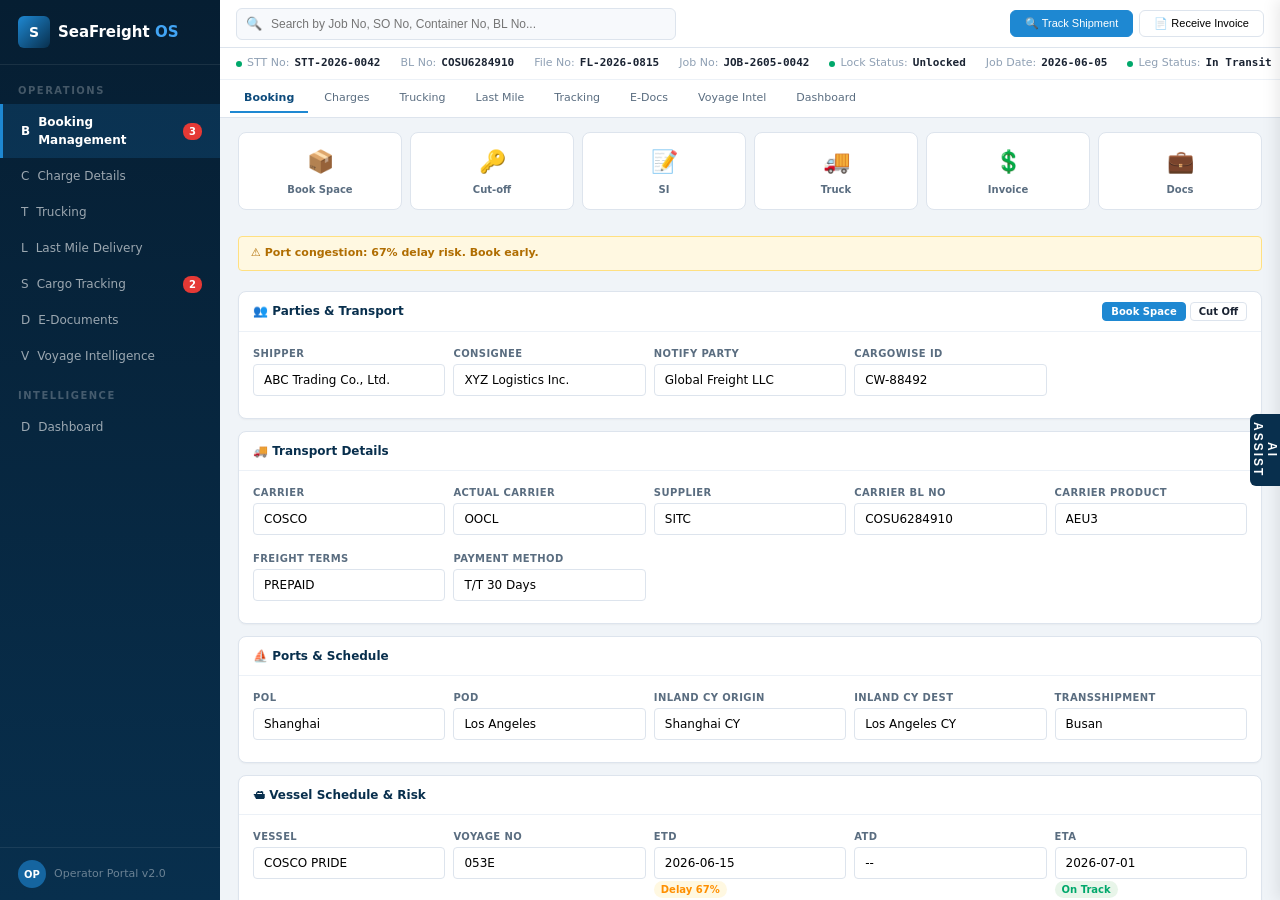
<file: seafreight-os.html>
<!DOCTYPE html>
<html lang=en>
<head>
<meta charset=UTF-8>
<title>SeaFreight OS</title>
<style>
:root{--navy:#082F4D;--navy-l:#0D4B7C;--blue:#1E88D2;--blue-l:#42A5F5;--bg:#F0F4F8;--white:#FFF;--border:#DDE4ED;--text:#1A2332;--text-s:#5A6D80;--text-m:#8FA0B4;--red:#E53935;--green:#00A86B;--amber:#FF8F00;--rad:6px;--font:system-ui,-apple-system,sans-serif;--mono:Consolas,monospace}
*{margin:0;padding:0;box-sizing:border-box}
body{font-family:var(--font);background:var(--bg);color:var(--text);font-size:13px;height:100vh;overflow:hidden;line-height:1.5}
::-webkit-scrollbar{width:5px;height:5px}::-webkit-scrollbar-track{background:transparent}::-webkit-scrollbar-thumb{background:#C0CCDA;border-radius:3px}
.app{display:flex;height:100vh}
.sidebar{width:220px;background:linear-gradient(180deg,#061E32,#082F4D);display:flex;flex-direction:column;flex-shrink:0;z-index:100}
.sb-logo{padding:16px 18px;border-bottom:1px solid rgba(255,255,255,.08);display:flex;align-items:center;gap:8px}
.sb-logo .icon{width:32px;height:32px;background:linear-gradient(135deg,#1E88D2,#082F4D);border-radius:6px;display:flex;align-items:center;justify-content:center;color:#fff;font-weight:700;font-size:14px}
.sb-logo .txt{color:#fff;font-size:15px;font-weight:700}
.sb-logo .txt span{color:#42A5F5}
.sb-nav{flex:1;overflow-y:auto;padding:4px 0}
.ns-title{padding:14px 18px 6px;font-size:10px;font-weight:700;text-transform:uppercase;letter-spacing:1.5px;color:rgba(255,255,255,.25)}
.ns-item{display:flex;align-items:center;gap:8px;padding:9px 18px;color:rgba(255,255,255,.6);cursor:pointer;border-left:3px solid transparent;font-size:12px;transition:all .15s}
.ns-item:hover{background:rgba(255,255,255,.05);color:#fff}
.ns-item.active{background:rgba(30,136,210,.18);color:#fff;border-left-color:#1E88D2;font-weight:600}
.ns-item .badge{margin-left:auto;background:#E53935;color:#fff;font-size:10px;padding:1px 6px;border-radius:8px;font-weight:700}
.sb-footer{padding:12px 18px;border-top:1px solid rgba(255,255,255,.08);display:flex;align-items:center;gap:8px;color:rgba(255,255,255,.4);font-size:11px}
.sb-footer .av{width:28px;height:28px;background:#1565A0;border-radius:50%;display:flex;align-items:center;justify-content:center;font-size:10px;color:#fff;font-weight:700}
.main{flex:1;display:flex;flex-direction:column;overflow:hidden;min-width:0}
.topbar{height:48px;background:var(--white);border-bottom:1px solid var(--border);display:flex;align-items:center;padding:0 16px;gap:10px;flex-shrink:0}
.tb-search{flex:1;max-width:440px;position:relative}
.tb-search input{width:100%;height:32px;padding:0 12px 0 34px;border:1px solid var(--border);border-radius:var(--rad);font-size:12px;background:#F7F9FC;outline:none}
.tb-search input:focus{border-color:var(--blue);box-shadow:0 0 0 2px rgba(30,136,210,.1)}
.tb-search .si{position:absolute;left:10px;top:50%;transform:translateY(-50%);font-size:13px;color:var(--text-m)}
.tb-actions{display:flex;gap:6px;margin-left:auto}
.tb-btn{padding:6px 14px;border:1px solid var(--border);border-radius:var(--rad);background:var(--white);font-size:11px;cursor:pointer;font-weight:500;transition:all .15s}
.tb-btn:hover{background:#F0F4F8;border-color:var(--blue);color:var(--blue)}
.tb-btn.accent{background:var(--blue);color:#fff;border-color:var(--blue)}
.tb-btn.accent:hover{background:var(--navy-l)}
.statusbar{height:32px;background:var(--white);border-bottom:1px solid #ECF1F7;display:flex;align-items:center;padding:0 16px;gap:20px;font-size:11px;color:var(--text-s);flex-shrink:0;overflow-x:auto}
.st-item{display:flex;align-items:center;gap:5px;white-space:nowrap}
.st-item .lbl{color:var(--text-m)}.st-item .val{font-weight:600;color:var(--text);font-family:var(--mono)}
.st-dot{width:6px;height:6px;border-radius:50%}.st-dot.g{background:var(--green)}.st-dot.a{background:var(--amber)}
.tabbar{height:38px;background:var(--white);border-bottom:1px solid var(--border);display:flex;align-items:center;padding:0 10px;flex-shrink:0;overflow-x:auto;gap:2px}
.tab{padding:7px 14px;border:none;background:none;font-size:11px;color:var(--text-s);cursor:pointer;white-space:nowrap;border-bottom:2px solid transparent;transition:all .15s;font-family:var(--font);font-weight:500}
.tab:hover{color:var(--text);background:rgba(30,136,210,.03)}
.tab.active{color:var(--navy-l);border-bottom-color:var(--blue);font-weight:700}
.content{flex:1;overflow:hidden;position:relative}
.tpanel{display:none;position:absolute;inset:0;overflow-y:auto;overflow-x:hidden}
.tpanel.active{display:flex;flex-direction:column}
.tpanel iframe{width:100%;height:100%;border:none}
.pad{padding:14px 18px;display:flex;flex-direction:column;gap:12px}
.card{background:var(--white);border-radius:8px;border:1px solid var(--border);box-shadow:0 1px 2px rgba(0,0,0,.04)}
.chd{padding:10px 14px;border-bottom:1px solid #ECF1F7;font-weight:700;font-size:12px;color:var(--navy);display:flex;align-items:center;gap:6px}
.chd .acts{margin-left:auto;display:flex;gap:4px}
.cbd{padding:14px}
.g2{display:grid;grid-template-columns:1fr 1fr;gap:12px}
.g3{display:grid;grid-template-columns:1fr 1fr 1fr;gap:12px}
.g4{display:grid;grid-template-columns:repeat(4,1fr);gap:12px}
.fg{margin-bottom:8px}
.fl{display:block;font-size:10px;font-weight:700;color:var(--text-s);margin-bottom:3px;text-transform:uppercase;letter-spacing:.4px}
.fi,.fs{width:100%;height:32px;padding:0 10px;border:1px solid var(--border);border-radius:4px;font-size:12px;outline:none;font-family:var(--font);background:var(--white);transition:all .15s}
.fi:focus,.fs:focus{border-color:var(--blue);box-shadow:0 0 0 2px rgba(30,136,210,.08)}
.fi.err{border-color:var(--red);background:#FFF5F5}
textarea.fi{height:auto;min-height:56px;padding:8px 10px;resize:vertical}
.fs{cursor:pointer;appearance:none;background-image:url(data:image/svg+xml,%3Csvg%20xmlns=%22http://www.w3.org/2000/svg%22%20width=%2210%22%20height=%2210%22%20viewBox=%220%200%2010%2010%22%3E%3Cpath%20fill=%22%238FA0B4%22%20d=%22M5%207L1%202h8z%22/%3E%3C/svg%3E);background-repeat:no-repeat;background-position:right 8px center;padding-right:24px}
.fr{display:grid;grid-template-columns:repeat(auto-fill,minmax(180px,1fr));gap:8px}
.btn{padding:6px 14px;border:1px solid transparent;border-radius:4px;font-size:11px;font-weight:600;cursor:pointer;transition:all .15s;font-family:var(--font);white-space:nowrap;display:inline-flex;align-items:center;gap:4px}
.btn-p{background:var(--blue);color:#fff;border-color:var(--blue)}.btn-p:hover{background:var(--navy-l)}
.btn-s{background:var(--white);color:var(--text);border-color:var(--border)}.btn-s:hover{background:#F0F4F8}
.btn-g{background:var(--green);color:#fff}.btn-g:hover{background:#008040}
.btn-r{background:var(--red);color:#fff}.btn-r:hover{background:#C62828}
.btn-sm{padding:3px 8px;font-size:10px}
.btn-ghost{background:none;border:none;color:var(--text-s);cursor:pointer}.btn-ghost:hover{color:var(--blue)}
.tbl{width:100%;border-collapse:collapse;font-size:11px}
.tbl th{padding:8px 10px;text-align:left;font-size:10px;font-weight:700;text-transform:uppercase;color:var(--text-m);background:#F7F9FC;border-bottom:2px solid var(--border);white-space:nowrap}
.tbl td{padding:7px 10px;border-bottom:1px solid #ECF1F7;font-family:var(--mono);font-size:11px}
.tbl tr:hover td{background:#F0F7FF}
.tbl .r{text-align:right}.tbl .c{text-align:center}
.ai-pnl{position:fixed;right:0;top:0;bottom:0;width:350px;background:var(--white);border-left:1px solid var(--border);z-index:200;display:flex;flex-direction:column;transform:translateX(350px);transition:transform .25s ease;box-shadow:-2px 0 16px rgba(0,0,0,.1)}
.ai-pnl.open{transform:translateX(0)}
.ai-toggle{position:fixed;right:0;top:50%;transform:translateY(-50%);width:30px;height:72px;background:var(--navy);color:#fff;border:none;border-radius:6px 0 0 6px;cursor:pointer;z-index:201;font-size:12px;display:flex;align-items:center;justify-content:center;writing-mode:vertical-rl;font-weight:700;letter-spacing:2px;transition:all .15s}
.ai-toggle:hover{background:var(--navy-l)}
.ai-hd{padding:12px 14px;background:var(--navy);color:#fff;display:flex;align-items:center;gap:6px;font-weight:700;font-size:13px}
.ai-hd .cls{margin-left:auto;background:none;border:none;color:rgba(255,255,255,.7);cursor:pointer;font-size:16px}
.ai-drop{margin:10px;padding:20px;border:2px dashed var(--border);border-radius:8px;text-align:center;cursor:pointer;transition:all .15s;background:#F8FAFE}
.ai-drop:hover,.ai-drop.drag{border-color:var(--blue);background:#EBF4FD}
.ai-drop .dz-icon{font-size:32px;margin-bottom:6px}
.ai-drop .dz-t{font-size:12px;font-weight:700;color:var(--navy)}.ai-drop .dz-s{font-size:10px;color:var(--text-m)}
.ai-chat{flex:1;display:flex;flex-direction:column;overflow:hidden;margin:0 10px 10px}
.ai-msgs{flex:1;overflow-y:auto;padding:6px 0;display:flex;flex-direction:column;gap:6px}
.ai-msg{padding:8px 10px;border-radius:6px;font-size:11px;line-height:1.4;max-width:88%}
.ai-msg.u{align-self:flex-end;background:var(--blue);color:#fff}
.ai-msg.b{align-self:flex-start;background:#F0F4F8;color:var(--text)}
.ai-msg.b .ail{font-size:9px;font-weight:700;color:var(--blue);margin-bottom:3px;text-transform:uppercase}
.ai-inp{display:flex;gap:5px;padding-top:6px;border-top:1px solid #ECF1F7}
.ai-inp input{flex:1;height:32px;padding:0 10px;border:1px solid var(--border);border-radius:4px;font-size:11px;outline:none;font-family:var(--font)}
.ai-inp button{width:32px;height:32px;background:var(--blue);color:#fff;border:none;border-radius:4px;cursor:pointer;font-size:14px}
.ai-status{padding:6px 10px;margin:0 10px;background:#E8F5E9;border-radius:4px;font-size:10px;color:var(--green);font-weight:600;text-align:center;display:none}
.dg{display:grid;grid-template-columns:1fr 1fr;gap:12px}
.dc{background:var(--white);border-radius:8px;border:1px solid var(--border);padding:14px}
.dc.full{grid-column:1/-1}
.dc-title{font-size:11px;font-weight:700;color:var(--text-m);text-transform:uppercase;letter-spacing:.4px;margin-bottom:8px}
.dc-stat{font-size:24px;font-weight:800;color:var(--navy)}.dc-stat .sub{font-size:12px;font-weight:400;color:var(--text-m);margin-left:4px}
.dc-stat.up{color:var(--green)}.dc-stat.down{color:var(--red)}
.dc-chart{width:100%;height:180px}.dc-chart canvas{width:100%;height:100%}
.risk-badge{display:inline-flex;padding:1px 7px;border-radius:10px;font-size:10px;font-weight:700}
.risk-badge.low{background:#E8F5E9;color:var(--green)}
.risk-badge.med{background:#FFF8E1;color:var(--amber)}
.risk-badge.high{background:#FFEBEE;color:var(--red)}
.alert-banner{padding:8px 12px;border-radius:4px;font-size:11px;font-weight:600;display:flex;align-items:center;gap:6px;margin-bottom:8px}
.alert-banner.warn{background:#FFF8E1;color:#B06D00;border:1px solid #FFE082}
.alert-banner.err{background:#FFEBEE;color:var(--red);border:1px solid #FFCDD2}
.alert-banner.info{background:#E3F2FD;color:var(--navy-l);border:1px solid #BBDEFB}
.modal-overlay{position:fixed;inset:0;background:rgba(0,0,0,.45);z-index:500;display:none;align-items:center;justify-content:center}
.modal-overlay.open{display:flex}
.modal{background:var(--white);border-radius:8px;box-shadow:0 12px 48px rgba(0,0,0,.2);max-width:700px;width:92%;max-height:80vh;overflow-y:auto}
.modal-hd{padding:14px 18px;border-bottom:1px solid var(--border);display:flex;align-items:center;gap:8px;font-weight:700;font-size:13px}
.modal-hd .close{background:none;border:none;font-size:18px;cursor:pointer;color:var(--text-m);margin-left:auto}
.modal-bd{padding:16px}
.modal-ft{padding:10px 16px;border-top:1px solid #ECF1F7;display:flex;gap:6px;justify-content:flex-end}
.toast-ct{position:fixed;top:12px;right:380px;z-index:600;display:flex;flex-direction:column;gap:6px}
.toast{padding:10px 16px;border-radius:4px;background:var(--white);box-shadow:0 6px 24px rgba(0,0,0,.15);font-size:11px;font-weight:600;display:flex;align-items:center;gap:6px;border-left:3px solid var(--blue);animation:slideIn .25s ease}
.toast.ok{border-left-color:var(--green)}.toast.err{border-left-color:var(--red)}
@keyframes slideIn{from{transform:translateX(60px);opacity:0}to{transform:translateX(0);opacity:1}}
.toggle-sw{position:relative;display:inline-block;width:38px;height:20px}
.toggle-sw input{opacity:0;width:0;height:0}
.toggle-sl{position:absolute;cursor:pointer;inset:0;background:#CCC;border-radius:20px;transition:.25s}
.toggle-sl:before{content:'';position:absolute;height:14px;width:14px;left:3px;bottom:3px;background:#fff;border-radius:50%;transition:.25s}
.toggle-sw input:checked+.toggle-sl{background:var(--blue)}
.toggle-sw input:checked+.toggle-sl:before{transform:translateX(18px)}
.tag{display:inline-flex;padding:1px 6px;border-radius:3px;font-size:9px;font-weight:700;text-transform:uppercase}
.tag.blue{background:#E3F2FD;color:#0D4B7C}.tag.green{background:#E8F5E9;color:#00A86B}.tag.red{background:#FFEBEE;color:#E53935}
.empty-state{text-align:center;padding:32px 16px;color:var(--text-m)}.empty-state .icon{font-size:40px;margin-bottom:8px}.empty-state .t{font-size:13px;font-weight:600;color:var(--text-s)}
.stitle{font-size:13px;font-weight:700;color:var(--navy);margin-bottom:10px;padding-bottom:6px;border-bottom:2px solid #ECF1F7}
.highlight-row{animation:highlightFlash 1.5s ease}
@keyframes highlightFlash{0%{background:#FFF9C4}100%{background:transparent}}
.fee-summary{display:flex;gap:16px;margin-bottom:12px}
.fee-item{flex:1;text-align:center;padding:12px;background:var(--white);border-radius:8px;border:1px solid var(--border)}
.fee-item .fee-val{font-size:20px;font-weight:800;color:var(--navy);font-family:var(--mono)}
.fee-item .fee-lbl{font-size:10px;color:var(--text-m);text-transform:uppercase;margin-top:2px}
.port-suggest{position:absolute;top:100%;left:0;right:0;background:var(--white);border:1px solid var(--border);border-radius:0 0 6px 6px;max-height:180px;overflow-y:auto;z-index:55;display:none;box-shadow:0 4px 12px rgba(0,0,0,.1)}
.port-suggest.show{display:block}
.port-suggest .ps-item{padding:6px 10px;cursor:pointer;font-size:11px;border-bottom:1px solid #ECF1F7}
.port-suggest .ps-item:hover{background:#F0F7FF}
.vessel-dropdown{position:absolute;top:100%;left:0;right:0;background:var(--white);border:1px solid var(--border);border-top:none;border-radius:0 0 6px 6px;max-height:200px;overflow-y:auto;z-index:50;display:none;box-shadow:0 4px 12px rgba(0,0,0,.1)}
.vessel-dropdown.show{display:block}
.vessel-dd-item{padding:8px 12px;cursor:pointer;font-size:12px;border-bottom:1px solid #ECF1F7;display:flex;align-items:center;gap:8px}
.vessel-dd-item:hover{background:#E3F2FD}
.vessel-dd-item .vs-name{font-weight:600;color:var(--navy)}
.vessel-dd-item .vs-info{font-size:10px;color:var(--text-m);margin-left:auto}
.spinner{display:inline-block;width:16px;height:16px;border:2px solid #DDE4ED;border-top-color:var(--blue);border-radius:50%;animation:spin .6s linear infinite}
@keyframes spin{to{transform:rotate(360deg)}}
.pricing-cards{display:grid;grid-template-columns:repeat(3,1fr);gap:12px}
.pc-card{border:1px solid var(--border);border-radius:8px;padding:16px;text-align:center;transition:all .2s}
.pc-card:hover{border-color:var(--blue);box-shadow:0 4px 16px rgba(30,136,210,.1)}
.pc-card.recommended{border-color:var(--blue);background:#F8FAFE}
.pc-card .pc-name{font-size:12px;font-weight:700;color:var(--navy);margin-bottom:4px}
.pc-card .pc-price{font-size:22px;font-weight:800;color:var(--navy);font-family:var(--mono)}
.pc-card .pc-tag{font-size:10px;background:var(--blue);color:#fff;padding:2px 8px;border-radius:10px;display:inline-block;margin-bottom:6px}
.itinerary-list{display:flex;flex-direction:column;gap:0}
.itinerary-item{display:flex;align-items:center;gap:10px;padding:6px 0;position:relative}
.itinerary-item .it-dot{width:10px;height:10px;border-radius:50%;background:var(--blue);flex-shrink:0;z-index:1}
.itinerary-item .it-dot.port{width:14px;height:14px;background:var(--navy);border:3px solid var(--blue)}
.itinerary-item .it-line{position:absolute;left:4px;top:16px;bottom:-6px;width:2px;background:#DDE4ED;z-index:0}
.itinerary-item .it-info{flex:1}
.itinerary-item .it-name{font-size:12px;font-weight:600;color:var(--text)}
.itinerary-item .it-days{font-size:10px;color:var(--text-m)}
.itinerary-item .it-cum{font-size:11px;font-weight:700;color:var(--navy);font-family:var(--mono);min-width:36px;text-align:right}
.quick-actions{display:grid;grid-template-columns:repeat(6,1fr);gap:8px;margin-bottom:14px}
.qa-card{padding:12px;background:var(--white);border-radius:8px;border:1px solid var(--border);text-align:center;cursor:pointer;transition:all .15s}
.qa-card:hover{transform:translateY(-2px);box-shadow:0 4px 12px rgba(0,0,0,.1);border-color:var(--blue)}
.qa-card .qa-icon{font-size:22px;margin-bottom:4px}
.qa-card .qa-label{font-size:10px;font-weight:600;color:var(--text-s)}

/* CargoWare AI Smart Booking */
.format-badges{display:flex;gap:4px;flex-wrap:wrap;justify-content:center;margin-top:6px}
.fmt-badge{padding:2px 8px;border-radius:10px;font-size:9px;font-weight:700;background:#E3F2FD;color:#0D4B7C}
.fmt-badge.pdf{background:#FFEBEE;color:#C62828}
.fmt-badge.docx{background:#E3F2FD;color:#1565C0}
.fmt-badge.xlsx{background:#E8F5E9;color:#2E7D32}
.fmt-badge.img{background:#FFF3E0;color:#E65100}
.ai-score{display:flex;align-items:center;gap:6px;padding:6px 10px;background:#E8F5E9;border-radius:4px;font-size:10px;font-weight:700;color:#2E7D32;margin-top:6px}
.rpa-header{padding:10px 14px;background:linear-gradient(135deg,#082F4D,#0D4B7C);color:#fff;display:flex;align-items:center;gap:8px;font-size:12px;font-weight:700;border-radius:8px 8px 0 0}
.robot-card{display:flex;align-items:center;gap:10px;padding:8px 10px;border:1px solid #ECF1F7;border-radius:6px;font-size:11px}
.robot-dot{width:8px;height:8px;border-radius:50%;flex-shrink:0}
.robot-dot.online{background:var(--green);animation:pulse 1.5s infinite}
.robot-dot.busy{background:var(--amber)}
.robot-dot.idle{background:var(--text-m)}
@keyframes pulse{0%,100%{opacity:1}50%{opacity:.4}}
.edi-badge{padding:2px 6px;border-radius:3px;font-size:9px;font-weight:700}
.edi-badge.active{background:#E8F5E9;color:#2E7D32}
.edi-badge.inactive{background:#FFF3E0;color:#E65100}
.monitor-grid{display:grid;grid-template-columns:repeat(3,1fr);gap:10px}
.monitor-card{text-align:center;padding:12px;background:var(--white);border-radius:8px;border:1px solid var(--border)}
.monitor-card .m-val{font-size:24px;font-weight:800;font-family:var(--mono)}
.monitor-card .m-lbl{font-size:10px;color:var(--text-m);margin-top:2px;text-transform:uppercase}
.monitor-card .m-sub{font-size:9px;color:var(--text-s)}
.auto-booking-log{max-height:160px;overflow-y:auto}
.auto-booking-log .log-row{padding:4px 0;font-size:10px;border-bottom:1px solid #F0F4F8;display:flex;gap:8px}
.log-row .log-time{color:var(--text-m);font-family:var(--mono);white-space:nowrap}
.log-row .log-msg{color:var(--text-s)}
.highlight-red{background:#FFEBEE!important;border-color:#EF9A9A!important;animation:redPulse .8s ease 3}
@keyframes redPulse{0%,100%{box-shadow:0 0 0 0 rgba(229,57,53,.3)}50%{box-shadow:0 0 0 4px rgba(229,57,53,0)}}

</style>
<meta http-equiv="Cache-Control" content="no-cache, no-store, must-revalidate">
<meta http-equiv="Pragma" content="no-cache">
<meta http-equiv="Expires" content="0">
</head><body>
<div class=app>
<aside class=sidebar>
<div class=sb-logo><div class=icon>S</div><div class=txt>SeaFreight <span>OS</span></div></div>
<nav class=sb-nav>
<div class=ns-title>Operations</div>
<div class=ns-item data-panel=booking><span class=nav-icon>B</span>Booking Management<span class=badge>3</span></div>
<div class=ns-item data-panel=charges><span class=nav-icon>C</span>Charge Details</div>
<div class=ns-item data-panel=trucking><span class=nav-icon>T</span>Trucking</div>
<div class=ns-item data-panel=lastmile><span class=nav-icon>L</span>Last Mile Delivery</div>
<div class=ns-item data-panel=tracking><span class=nav-icon>S</span>Cargo Tracking<span class=badge>2</span></div>
<div class=ns-item data-panel=docs><span class=nav-icon>D</span>E-Documents</div>
<div class=ns-item data-panel=voyage><span class=nav-icon>V</span>Voyage Intelligence</div>
<div class=ns-title>Intelligence</div>
<div class=ns-item data-panel=dashboard><span class=nav-icon>D</span>Dashboard</div>

</nav>
<div class=sb-footer><div class=av>OP</div>Operator Portal v2.0</div>
</aside>
<main class=main>
<header class=topbar>
<div class=tb-search><span class=si>&#128269;</span><input type=text placeholder="Search by Job No, SO No, Container No, BL No..."></div>
<div class=tb-actions>
<button class="tb-btn accent">&#128269; Track Shipment</button>
<button class=tb-btn>&#128196; Receive Invoice</button>
</div></header>
<div class=statusbar>
<div class=st-item><span class="st-dot g"></span><span class=lbl>STT No:</span><span class=val>STT-2026-0042</span></div>
<div class=st-item><span class=lbl>BL No:</span><span class=val>COSU6284910</span></div>
<div class=st-item><span class=lbl>File No:</span><span class=val>FL-2026-0815</span></div>
<div class=st-item><span class=lbl>Job No:</span><span class=val>JOB-2605-0042</span></div>
<div class=st-item><span class="st-dot g"></span><span class=lbl>Lock Status:</span><span class=val>Unlocked</span></div>
<div class=st-item><span class=lbl>Job Date:</span><span class=val>2026-06-05</span></div>
<div class=st-item><span class="st-dot g"></span><span class=lbl>Leg Status:</span><span class=val>In Transit</span></div>
</div>
<div class=tabbar>
<button class="tab active" data-panel=booking>Booking</button>
<button class="tab" data-panel=charges>Charges</button>
<button class="tab" data-panel=trucking>Trucking</button>
<button class="tab" data-panel=lastmile>Last Mile</button>
<button class="tab" data-panel=tracking>Tracking</button>
<button class="tab" data-panel=docs>E-Docs</button>
<button class="tab" data-panel=voyage>Voyage Intel</button>
<button class="tab" data-panel=dashboard>Dashboard</button>

</div>

<div class=content>
<div class="tpanel active" id=panel-booking><div class=pad>
<div class=quick-actions>
<div class=qa-card><div class=qa-icon>&#128230;</div><div class=qa-label>Book Space</div></div>
<div class=qa-card><div class=qa-icon>&#128273;</div><div class=qa-label>Cut-off</div></div>
<div class=qa-card><div class=qa-icon>&#128221;</div><div class=qa-label>SI</div></div>
<div class=qa-card><div class=qa-icon>&#128666;</div><div class=qa-label>Truck</div></div>
<div class=qa-card><div class=qa-icon>&#128178;</div><div class=qa-label>Invoice</div></div>
<div class=qa-card><div class=qa-icon>&#128188;</div><div class=qa-label>Docs</div></div>
</div>
<div class="alert-banner warn">&#9888; Port congestion: 67% delay risk. Book early.</div>
<div class=card><div class=chd>&#128101; Parties &amp; Transport<div class=acts><button class="btn btn-p btn-sm">Book Space</button><button class="btn btn-s btn-sm">Cut Off</button></div></div><div class=cbd><div class=fr>
<div class=fg><label class=fl>Shipper</label><input class=fi value="ABC Trading Co., Ltd."></div>
<div class=fg><label class=fl>Consignee</label><input class=fi value="XYZ Logistics Inc."></div>
<div class=fg><label class=fl>Notify Party</label><input class=fi value="Global Freight LLC"></div>
<div class=fg><label class=fl>CargoWise ID</label><input class=fi value="CW-88492"></div>
</div></div></div>
<div class=card><div class=chd>&#128666; Transport Details</div><div class=cbd><div class=fr>
<div class=fg><label class=fl>Carrier</label><input class=fi value="COSCO"></div>
<div class=fg><label class=fl>Actual Carrier</label><input class=fi value="OOCL"></div>
<div class=fg><label class=fl>Supplier</label><input class=fi value="SITC"></div>
<div class=fg><label class=fl>Carrier BL No</label><input class=fi value="COSU6284910"></div>
<div class=fg><label class=fl>Carrier Product</label><input class=fi value="AEU3"></div>
<div class=fg><label class=fl>Freight Terms</label><input class=fi value="PREPAID"></div>
<div class=fg><label class=fl>Payment Method</label><input class=fi value="T/T 30 Days"></div>
</div></div></div>
<div class=card><div class=chd>&#9973; Ports & Schedule</div><div class=cbd><div class=fr>
<div class=fg><label class=fl>POL</label><input class=fi value="Shanghai"></div>
<div class=fg><label class=fl>POD</label><input class=fi value="Los Angeles"></div>
<div class=fg><label class=fl>Inland CY Origin</label><input class=fi value="Shanghai CY"></div>
<div class=fg><label class=fl>Inland CY Dest</label><input class=fi value="Los Angeles CY"></div>
<div class=fg><label class=fl>Transshipment</label><input class=fi value="Busan"></div>
</div></div></div>
<div class=card><div class=chd>&#128755; Vessel Schedule &amp; Risk</div><div class=cbd><div class=fr>
<div class=fg><label class=fl>Vessel</label><input class=fi value="COSCO PRIDE"></div>
<div class=fg><label class=fl>Voyage No</label><input class=fi value="053E"></div>
<div class=fg><label class=fl>ETD</label><input class=fi value="2026-06-15"><span class="risk-badge med">Delay 67%</span></div>
<div class=fg><label class=fl>ATD</label><input class=fi value="--"></div>
<div class=fg><label class=fl>ETA</label><input class=fi value="2026-07-01"><span class="risk-badge low">On Track</span></div>
<div class=fg><label class=fl>ATA</label><input class=fi value="--"></div>
<div class=fg><label class=fl>SI Cut-off</label><input class=fi value="2026-06-10"></div>
<div class=fg><label class=fl>CY Cut-off</label><input class=fi value="2026-06-13"></div>
</div></div></div>
<div class=card><div class=chd>&#128230; Cargo &amp; Container</div><div class=cbd><div class=g4>
<div class=fg><label class=fl>Container Type</label><input class=fi value="40GP"></div>
<div class=fg><label class=fl>Container No</label><input class=fi value="COSU8001234"></div>
<div class=fg><label class=fl>Seal No</label><input class=fi value="SEAL88912"></div>
<div class=fg><label class=fl>Pieces</label><input class=fi value="240 CTNS"></div>
<div class=fg><label class=fl>Gross Wt(kg)</label><input class=fi value="18,500"></div>
<div class=fg><label class=fl>Volume(CBM)</label><input class=fi value="56.8"></div>
<div class=fg><label class=fl>Net Wt(kg)</label><input class=fi value="17,200"></div>
<div class=fg><label class=fl>HS Code</label><input class=fi value="8471.30"></div>
</div><div class=fr><div class=fg><label class=fl>Commodity</label><input class=fi value="Electronics"></div><div class=fg><label class=fl>Cargo Desc</label><textarea class=fi>Consumer electronics, packed in original cartons.</textarea></div></div></div></div>
<div class=card><div class=chd>&#128196; Additional Info</div><div class=cbd><div class=fr>
<div class=fg><label class=fl>Special Instructions</label><textarea class=fi>Handle with care. Temp: 15-25C.</textarea></div>
<div class=fg><label class=fl>Booking Remarks</label><input class=fi value="Priority - Gold Customer"></div>
<div class=fg><label class=fl>Project No</label><input class=fi value="PRJ-2026-0042"></div>
<div class=fg><label class=checkbox-label><input type=checkbox checked> Insurance Required</label></div>
<div class=fg><label class=checkbox-label><input type=checkbox> Letter of Credit</label></div>
<div class=fg><label class=fl>Multi-Carrier</label><label class=toggle-sw><input type=checkbox><span class=toggle-sl></span></label></div>
</div></div></div>
<div class=card><div class=chd>&#128176; Smart Pricing (3 Options)</div><div class=cbd><div class=pricing-cards>
<div class="pc-card "><div class=pc-tag>Save 12%</div><div class=pc-name>Lowest Cost</div><div class=pc-price>$3,850</div><button class="btn btn-p btn-sm">Select</button></div>
<div class="pc-card recommended"><div class=pc-tag>18 days</div><div class=pc-name>Fastest</div><div class=pc-price>$4,420</div><button class="btn btn-p btn-sm">Select</button></div>
<div class="pc-card "><div class=pc-tag>99.2%</div><div class=pc-name>Most Reliable</div><div class=pc-price>$5,150</div><button class="btn btn-p btn-sm">Select</button></div>


<div class=card style=margin-bottom:12px>
<div class=rpa-header>&#129302; RPA Auto-Booking Robot Pool</div>
<div class=cbd style=padding:12px>
<div style=display:flex;gap:10px;margin-bottom:10px>
<div class=robot-card style=flex:1><div class="robot-dot online"></div><div><b>Robot #01</b><br><span style=color:var(--green)>Booking COSCO</span></div><span style=margin-left:auto;font-size:10px;color:var(--text-m)>45s</span></div>
<div class=robot-card style=flex:1><div class="robot-dot online"></div><div><b>Robot #02</b><br><span style=color:var(--green)>Booking OOCL</span></div><span style=margin-left:auto;font-size:10px;color:var(--text-m)>1m</span></div>
<div class=robot-card style=flex:1><div class="robot-dot idle"></div><div><b>Robot #03</b><br><span style=color:var(--text-m)>Standby</span></div><span style=margin-left:auto;font-size:10px;color:var(--text-m)>Idle</span></div>
</div>
<div><button class="btn btn-p btn-sm" onclick="triggerRPA()">&#9654; Start Auto-Booking</button> <span style=font-size:10px;color:var(--text-m)>24/7 Cloud</span></div>
<div class=auto-booking-log id=rpaLog style=margin-top:8px>
<div class=log-row><span class=log-time>16:28</span><span class=log-msg>&#10003; Logged into COSCO e-Booking</span></div>
<div class=log-row><span class=log-time>16:28</span><span class=log-msg>&#10003; Submitted booking to COSCO</span></div>
<div class=log-row><span class=log-time>16:29</span><span class=log-msg>&#10003; Logged into OOCL SmartHub</span></div>
</div></div></div>

<div style=display:grid;grid-template-columns:1fr 1fr;gap:12px>
<div class=card>
<div class=chd>&#128225; EDI Booking <span class="edi-badge active" style=margin-left:auto>Active</span></div>
<div class=cbd style=font-size:11px>
<div style=display:flex;justify-content:space-between;padding:4px 0><span>COSCO INTTRA</span><span style=color:var(--green)>&#10003;</span></div>
<div style=display:flex;justify-content:space-between;padding:4px 0><span>ONE EDI</span><span style=color:var(--green)>&#10003;</span></div>
<div style=display:flex;justify-content:space-between;padding:4px 0><span>Maersk MaC</span><span style=color:var(--green)>&#10003;</span></div>
<div style=display:flex;justify-content:space-between;padding:4px 0><span>OOCL</span><span style=color:var(--text-m)>Pending</span></div>
<br><button class="btn btn-p btn-sm" onclick="sendEDI()">&#128225; Send EDI</button>
</div></div>
<div class=card>
<div class=chd>&#128065; 24/7 Auto-Monitor <span style=margin-left:auto;font-size:10px;color:var(--green)>&#10003; Running</span></div>
<div class=cbd>
<div class=monitor-grid>
<div class=monitor-card><div class=m-val style=color:var(--blue)>47</div><div class=m-lbl>Emails</div><div class=m-sub>Today</div></div>
<div class=monitor-card><div class=m-val style=color:var(--green)>12</div><div class=m-lbl>SO Captured</div><div class=m-sub>Auto-filed</div></div>
<div class=monitor-card><div class=m-val style=color:var(--amber)>5</div><div class=m-lbl>Pending</div><div class=m-sub>Need attention</div></div>
</div>
<div class=auto-booking-log id=monitorLog style=margin-top:8px;max-height:120px>
<div class=log-row><span class=log-time>16:28</span><span class=log-msg>&#128233; booking@ - New SO from COSCO</span></div>
<div class=log-row><span class=log-time>16:15</span><span class=log-msg>&#127760; ONE SmartHub - Space released</span></div>
<div class=log-row><span class=log-time>15:50</span><span class=log-msg>&#10003; Auto-sent SO to shipper</span></div>
<div class=log-row><span class=log-time>15:32</span><span class=log-msg>&#128196; COSU6284910_SO.pdf archived</span></div>
</div>
</div></div>
</div></div>

</div>
</div>
</div></div>
<div class="tpanel" id=panel-charges><div class=pad>
<div class=fee-summary>
<div class=fee-item><div class=fee-val>$12,450.00</div><div class=fee-lbl>Total Charges</div></div>
<div class=fee-item><div class=fee-val>$8,200.00</div><div class=fee-lbl>Ocean Freight</div></div>
<div class=fee-item><div class=fee-val>$2,150.00</div><div class=fee-lbl>Surcharges</div></div>
<div class=fee-item><div class=fee-val>$2,100.00</div><div class=fee-lbl>Local Charges</div></div>
</div>
<div class=card><div class=chd>&#128179; Charge Details<div class=acts><button class="btn btn-p btn-sm">Add</button><button class="btn btn-s btn-sm">Edit</button><button class="btn btn-r btn-sm">Delete</button><button class="btn btn-s btn-sm">Export Excel</button></div></div><div class=cbd>
<table class=tbl><thead><tr><th>Code</th><th>Name</th><th>Leg</th><th>Qty</th><th>Unit Price</th><th>Amount</th><th>Tax</th><th>Status</th></tr></thead><tbody>
<tr><td>OF01</td><td>Ocean Freight</td><td>POL-POD</td><td class=c>1</td><td class=r>$8,200</td><td class=r>$8,200</td><td>0%</td><td><span class="tag green">OK</span></td></tr>
<tr><td>BA01</td><td>BAF</td><td>POL-POD</td><td class=c>1</td><td class=r>$850</td><td class=r>$850</td><td>0%</td><td><span class="tag green">OK</span></td></tr>
<tr><td>CA01</td><td>CAF</td><td>POL-POD</td><td class=c>1</td><td class=r>$320</td><td class=r>$320</td><td>0%</td><td><span class="tag green">OK</span></td></tr>
<tr><td>TH01</td><td>THC Origin</td><td>POL</td><td class=c>1</td><td class=r>$180</td><td class=r>$180</td><td>0%</td><td><span class="tag green">OK</span></td></tr>
<tr><td>TH02</td><td>THC Dest</td><td>POD</td><td class=c>1</td><td class=r>$220</td><td class=r>$220</td><td>0%</td><td><span class="tag green">OK</span></td></tr>
<tr><td>DO01</td><td>Documentation</td><td>--</td><td class=c>1</td><td class=r>$45</td><td class=r>$45</td><td>VAT 6%</td><td><span class="tag green">OK</span></td></tr>
<tr><td>CU01</td><td>Customs</td><td>POD</td><td class=c>1</td><td class=r>$350</td><td class=r>$350</td><td>0%</td><td><span class="tag blue">Pend</span></td></tr>
<tr><td>TR01</td><td>Trucking</td><td>POD-Door</td><td class=c>1</td><td class=r>$8,200</td><td class=r>$8,200</td><td>VAT 9%</td><td><span class="tag blue">Pend</span></td></tr>
</tbody></table></div></div>
<div class=card><div class=chd>&#128196; Voucher Info</div><div class=cbd><div class=g4>
<div class=fg><label class=fl>Voucher No</label><input class=fi value="VC-2026-0815"></div>
<div class=fg><label class=fl>Date</label><input class=fi value="2026-06-05"></div>
<div class=fg><label class=fl>Dept</label><input class=fi value="OPS-SHA"></div>
<div class=fg><label class=fl>Status</label><input class=fi value="Pending"></div>
<div class=fg><label class=fl>Currency</label><input class=fi value="USD"></div>
<div class=fg><label class=fl>Rate</label><input class=fi value="6.85"></div>
</div></div></div>
</div></div>
<div class="tpanel" id=panel-trucking><div class=pad>
<div class=card><div class=chd>&#128666; Trucking Operations<div class=acts><button class="btn btn-p btn-sm" onclick="event.stopPropagation()">New Job</button><button class="btn btn-s btn-sm" onclick="event.stopPropagation()">Assign Driver</button></div></div><div class=cbd>
<div class=g4>
<div class=fg><label class=fl>Job No</label><input class=fi value="TRK-2026-0615"></div>
<div class=fg><label class=fl>Container No</label><input class=fi value="COSU8001234"></div>
<div class=fg><label class=fl>Truck Plate</label><input class=fi value="B·A88362"></div>
<div class=fg><label class=fl>Driver</label><input class=fi value="Zhang Wei"></div>
<div class=fg><label class=fl>Phone</label><input class=fi value="+86 138-0013-8000"></div>
<div class=fg><label class=fl>Pickup Location</label><input class=fi value="Shenzhen Yantian CFS"></div>
<div class=fg><label class=fl>Delivery Location</label><input class=fi value="Dongguan Factory"></div>
<div class=fg><label class=fl>Status</label><input class=fi value="In Transit" style="color:var(--green);font-weight:700"></div>
<div class=fg><label class=fl>Scheduled Pickup</label><input class=fi value="2026-06-07 08:00"></div>
<div class=fg><label class=fl>ETA Delivery</label><input class=fi value="2026-06-07 14:30"></div>
<div class=fg><label class=fl>Mileage(km)</label><input class=fi value="185"></div>
<div class=fg><label class=fl>Cost(CNY)</label><input class=fi value="2,800"></div>
</div></div></div>
<div class=card><div class=chd>&#128202; Active Trucking Jobs</div><div class=cbd>
<table class=tbl><thead><tr><th>Job No</th><th>Container</th><th>Driver</th><th>From</th><th>To</th><th>Status</th><th>ETA</th></tr></thead><tbody>
<tr><td>TRK-0615</td><td>COSU8001234</td><td>Zhang Wei</td><td>Yantian CFS</td><td>Dongguan</td><td><span class="tag green">Active</span></td><td>14:30</td></tr>
<tr><td>TRK-0614</td><td>MSCU9912345</td><td>Li Qiang</td><td>Shekou CFS</td><td>Guangzhou</td><td><span class="tag blue">Loaded</span></td><td>16:00</td></tr>
<tr><td>TRK-0613</td><td>OOLU7700123</td><td>Wang Lei</td><td>Nansha Port</td><td>Foshan</td><td><span class="tag green">Completed</span></td><td>Jun 5</td></tr>
<tr><td>TRK-0612</td><td>ONEU5567890</td><td>Chen Ming</td><td>Yantian Port</td><td>Shenzhen CBD</td><td><span class="tag red">Delayed</span></td><td>Jun 6</td></tr>
</tbody></table></div></div>
</div></div>
<div class="tpanel" id=panel-lastmile><div class=pad>
<div class=card><div class=chd>&#128230; Last Mile Delivery<div class=acts><button class="btn btn-p btn-sm" onclick="event.stopPropagation()">Schedule</button><button class="btn btn-s btn-sm" onclick="event.stopPropagation()">Track</button></div></div><div class=cbd>
<div class=g4>
<div class=fg><label class=fl>Delivery No</label><input class=fi value="LMD-2026-0042"></div>
<div class=fg><label class=fl>Recipient</label><input class=fi value="ABC Logistics Inc."></div>
<div class=fg><label class=fl>Address</label><input class=fi value="123 Harbor Blvd, Los Angeles, CA 90731"></div>
<div class=fg><label class=fl>Contact</label><input class=fi value="+1 (310) 555-0192"></div>
<div class=fg><label class=fl>Carrier</label><input class=fi value="FedEx Freight"></div>
<div class=fg><label class=fl>Tracking No</label><input class=fi value="FXF-9281-0042"></div>
<div class=fg><label class=fl>Delivery Date</label><input class=fi value="2026-06-22"></div>
<div class=fg><label class=fl>Time Window</label><input class=fi value="09:00 - 17:00"></div>
<div class=fg><label class=fl>Pieces</label><input class=fi value="240 CTNS / 12 Pallets"></div>
<div class=fg><label class=fl>Weight(kg)</label><input class=fi value="18,500"></div>
<div class=fg><label class=fl>Status</label><input class=fi value="Awaiting Vessel Arrival" style="color:var(--amber);font-weight:700"></div>
<div class=fg><label class=fl>Delivery Cost</label><input class=fi value="$1,850.00"></div>
</div></div></div>
<div class=card><div class=chd>&#128202; Pending Last Mile Deliveries</div><div class=cbd>
<table class=tbl><thead><tr><th>Delivery No</th><th>Recipient</th><th>City</th><th>Carrier</th><th>Scheduled</th><th>Status</th></tr></thead><tbody>
<tr><td>LMD-0042</td><td>ABC Logistics</td><td>Los Angeles</td><td>FedEx Freight</td><td>Jun 22</td><td><span class="tag blue">Pending</span></td></tr>
<tr><td>LMD-0041</td><td>XYZ Trading</td><td>Long Beach</td><td>UPS Freight</td><td>Jun 20</td><td><span class="tag green">Dispatched</span></td></tr>
<tr><td>LMD-0040</td><td>Pacific Wholesale</td><td>Oakland</td><td>Old Dominion</td><td>Jun 15</td><td><span class="tag green">Delivered</span></td></tr>
</tbody></table></div></div>
</div></div>
<div class="tpanel" id=panel-tracking><div class=pad>
<div class=card><div class=chd>&#128506; Shipment Itinerary - COSU6284910<div class=acts><button class="btn btn-p btn-sm" onclick="event.stopPropagation();showTrackingDetail()">View Detail</button></div></div><div class=cbd>
<div class=itinerary-list>
<div class=itinerary-item><div class="it-dot port"></div><div class=it-info><div class=it-name>&#128997; Origin: Shenzhen (Yantian)</div><div class=it-days>POL - Port of Loading</div></div><div class=it-cum>Jun 5</div><div class=it-line></div></div>
<div class=itinerary-item><div class=it-dot></div><div class=it-info><div class=it-name>Sailed from Yantian</div><div class=it-days>Departed on schedule</div></div><div class=it-cum>+0d</div><div class=it-line></div></div>
<div class=itinerary-item><div class=it-dot></div><div class=it-info><div class=it-name>En Route: South China Sea</div><div class=it-days>In transit, 18kn speed</div></div><div class=it-cum>+1.5d</div><div class=it-line></div></div>
<div class=itinerary-item><div class=it-dot></div><div class=it-info><div class=it-name>&#127483;&#127480; Taiwan Strait Passage</div><div class=it-days>Estimated crossing</div></div><div class=it-cum>+3d</div><div class=it-line></div></div>
<div class=itinerary-item><div class=it-dot></div><div class=it-info><div class=it-name>East China Sea Transit</div><div class=it-days>Open ocean navigation</div></div><div class=it-cum>+5d</div><div class=it-line></div></div>
<div class=itinerary-item><div class=it-dot></div><div class=it-info><div class=it-name>&#127471;&#127477; Yokohama Call (Transshipment)</div><div class=it-days>Estimated port call</div></div><div class=it-cum>+8d</div><div class=it-line></div></div>
<div class=itinerary-item><div class=it-dot></div><div class=it-info><div class=it-name>North Pacific Crossing</div><div class=it-days>Transpacific voyage</div></div><div class=it-cum>+12d</div><div class=it-line></div></div>
<div class=itinerary-item><div class=it-dot></div><div class=it-info><div class=it-name>US West Coast Approach</div><div class=it-days>Entering US waters</div></div><div class=it-cum>+16d</div><div class=it-line></div></div>
<div class=itinerary-item><div class=it-dot></div><div class=it-info><div class=it-name>&#127482;&#127480; Los Angeles Port Arrival</div><div class=it-days>Berthing & customs clearance</div></div><div class=it-cum>+18d</div><div class=it-line></div></div>
<div class=itinerary-item><div class="it-dot port"></div><div class=it-info><div class=it-name>&#127987; Destination: Los Angeles (LAX)</div><div class=it-days>POD - Port of Discharge</div></div><div class=it-cum>Jun 23</div></div>
</div></div></div>
<div class=card><div class=chd>&#128230; Container Status</div><div class=cbd>
<div class=g4>
<div class=fg><label class=fl>Container No</label><input class=fi value="COSU8001234"></div>
<div class=fg><label class=fl>Type</label><input class=fi value="40GP Dry Van"></div>
<div class=fg><label class=fl>Seal</label><input class=fi value="SEAL88912"></div>
<div class=fg><label class=fl>Current Position</label><input class=fi value="25.2N, 122.5E (East China Sea)" style="color:var(--green);font-weight:700"></div>
<div class=fg><label class=fl>Speed</label><input class=fi value="18.2 knots"></div>
<div class=fg><label class=fl>Temperature</label><input class=fi value="22.4C (Normal)"></div>
<div class=fg><label class=fl>Humidity</label><input class=fi value="48% (Safe)"></div>
<div class=fg><label class=fl>Next Port</label><input class=fi value="Yokohama, Japan"></div>
</div></div></div>
<div class=card><div class=chd>&#128197; Event Log</div><div class=cbd>
<table class=tbl><thead><tr><th>Date/Time UTC</th><th>Event</th><th>Location</th><th>Status</th></tr></thead><tbody>
<tr><td>2026-06-05 14:30</td><td>Container loaded</td><td>Shenzhen Yantian</td><td><span class="tag green">Done</span></td></tr>
<tr><td>2026-06-05 22:15</td><td>Vessel departed</td><td>Yantian Port</td><td><span class="tag green">Done</span></td></tr>
<tr><td>2026-06-06 08:00</td><td>Customs cleared</td><td>CN Customs</td><td><span class="tag green">Done</span></td></tr>
<tr><td>2026-06-06 18:45</td><td>Position update</td><td>24.8N 121.1E</td><td><span class="tag green">Auto</span></td></tr>
<tr><td>2026-06-07 06:30</td><td>Position update</td><td>26.1N 122.8E</td><td><span class="tag blue">Next</span></td></tr>
<tr><td>2026-06-11 09:00</td><td>ETA Yokohama</td><td>Yokohama Port</td><td><span class="tag blue">Est.</span></td></tr>
<tr><td>2026-06-23 10:00</td><td>ETA Los Angeles</td><td>LA Port</td><td><span class="tag blue">Est.</span></td></tr>
</tbody></table></div></div>
</div></div>
<div class="tpanel" id=panel-docs><div class=pad>
<div class=card><div class=chd>&#128196; Document Center<div class=acts><button class="btn btn-p btn-sm" onclick="event.stopPropagation()">Upload</button><button class="btn btn-s btn-sm" onclick="event.stopPropagation()">Generate</button><button class="btn btn-s btn-sm" onclick="event.stopPropagation()">Download All</button></div></div><div class=cbd>
<table class=tbl><thead><tr><th>Doc Type</th><th>Ref No</th><th>File</th><th>Date</th><th>Status</th><th>Action</th></tr></thead><tbody>
<tr><td>Bill of Lading</td><td>COSU6284910</td><td>BL_COSU6284910.pdf</td><td>2026-06-05</td><td><span class="tag green">Issued</span></td><td><button class="btn btn-s btn-sm" onclick="event.stopPropagation();showToast('Downloading BL_COSU6284910.pdf','ok')">Download</button></td></tr>
<tr><td>Commercial Invoice</td><td>INV-2026-0042</td><td>CI_INV20260042.pdf</td><td>2026-06-05</td><td><span class="tag green">Issued</span></td><td><button class="btn btn-s btn-sm" onclick="event.stopPropagation();showToast('Downloading CI_INV20260042.pdf','ok')">Download</button></td></tr>
<tr><td>Packing List</td><td>PL-2026-0042</td><td>PL_PL20260042.pdf</td><td>2026-06-05</td><td><span class="tag green">Issued</span></td><td><button class="btn btn-s btn-sm" onclick="event.stopPropagation();showToast('Downloading PL_PL20260042.pdf','ok')">Download</button></td></tr>
<tr><td>Certificate of Origin</td><td>CO-2026-0042</td><td>CO_CO20260042.pdf</td><td>2026-06-05</td><td><span class="tag green">Issued</span></td><td><button class="btn btn-s btn-sm" onclick="event.stopPropagation();showToast('Downloading CO_CO20260042.pdf','ok')">Download</button></td></tr>
<tr><td>Customs Declaration</td><td>CD-2026-0042</td><td>CD_CD20260042.pdf</td><td>2026-06-06</td><td><span class="tag blue">Pending</span></td><td><button class="btn btn-s btn-sm" onclick="event.stopPropagation();showToast('Downloading CD_CD20260042.pdf','ok')">Download</button></td></tr>
<tr><td>Insurance Certificate</td><td>INS-2026-0042</td><td>IC_INS20260042.pdf</td><td>2026-06-05</td><td><span class="tag green">Issued</span></td><td><button class="btn btn-s btn-sm" onclick="event.stopPropagation();showToast('Downloading IC_INS20260042.pdf','ok')">Download</button></td></tr>
<tr><td>VGM Certificate</td><td>VGM-2026-0042</td><td>VG_VGM20260042.pdf</td><td>2026-06-05</td><td><span class="tag green">Verified</span></td><td><button class="btn btn-s btn-sm" onclick="event.stopPropagation();showToast('Downloading VG_VGM20260042.pdf','ok')">Download</button></td></tr>
<tr><td>Arrival Notice</td><td>AN-2026-0042</td><td>AN_AN20260042.pdf</td><td>2026-06-20</td><td><span class="tag blue">Est.</span></td><td><button class="btn btn-s btn-sm" onclick="event.stopPropagation();showToast('Not yet available','err')">Download</button></td></tr>
</tbody></table></div></div>
</div></div>
<div class="tpanel" id=panel-dashboard><div class=pad>
<div class=dg>
<div class=dc><div class=dc-title>Total Orders</div><div class=dc-stat up>1,248<span class=sub>+12%</span></div></div>
<div class=dc><div class=dc-title>On-Time Rate</div><div class=dc-stat up>96.8%<span class=sub>+12%</span></div></div>
<div class=dc><div class=dc-title>Monthly Revenue</div><div class=dc-stat up>.2M<span class=sub>+12%</span></div></div>
<div class=dc><div class=dc-title>Active Vessels</div><div class=dc-stat down>42<span class=sub>-3%</span></div></div>
<div class=dc full><div class=dc-title>Monthly Order Trend</div><div class=dc-chart><canvas id=chartOrders></canvas></div></div>
<div class=dc><div class=dc-title>Route Distribution</div><div class=dc-chart><canvas id=chartRoutes></canvas></div></div>
<div class=dc><div class=dc-title>Revenue vs Cost</div><div class=dc-chart><canvas id=chartRevenue></canvas></div></div>
</div>
</div></div>
<div class="tpanel" id=panel-voyage><iframe src="http://localhost:5090/" id="voyageFrame"></iframe></div>
</div>
</main>
</div>
<button class=ai-toggle onclick="toggleAI()">AI ASSIST</button>
<div class=ai-pnl id=aiPanel>
<div class=ai-hd>&#129302; AI Smart Assistant<button class=cls onclick="toggleAI()">&times;</button></div>
<div class=ai-drop id=aiDropzone ondragover="event.preventDefault();this.classList.add('drag')" ondragleave="this.classList.remove('drag')" ondrop="handleDrop(event)" onclick="document.getElementById('aiFileInput').click()">
<div class=dz-icon>&#129302;</div><div class=dz-t>Drop Booking Forms Here</div><div class=dz-s>AI + OCR Smart Recognition</div><div class=format-badges><span class="fmt-badge pdf">PDF</span><span class="fmt-badge docx">DOCX</span><span class="fmt-badge xlsx">XLSX</span><span class="fmt-badge img">JPG/PNG</span></div><div class=ai-score id=aiAccuracy style=display:none>99.2% Accuracy</div>
<input type=file id=aiFileInput style=display:none onchange="handleFileSelect(event)" accept=".pdf,.jpg,.png,.docx,.xlsx" multiple>
</div>
<div class=ai-status id=aiScanStatus>&#10003; AI Extracted 12 fields from document</div>
<div class=ai-chat><div class=ai-msgs id=aiMessages>
<div class=ai-msg b><div class=ail>AI Assistant</div>Hello! I can help with shipping queries, document processing, and system navigation. Try uploading a document or asking about rates.</div>
</div>
<div class=ai-inp><input type=text id=aiChatInput placeholder="Ask about shipping, system usage, or industry rules..." onkeydown="if(event.key==='Enter')sendAIMessage()"><button onclick="sendAIMessage()">&#9654;</button></div>
</div>
</div>
<div class=modal-overlay id=modalOverlay onclick="if(event.target===this)closeModal()"><div class=modal id=modalBox><div class=modal-hd><span id=modalTitle>Details</span><button class=close onclick="closeModal()">&times;</button></div><div class=modal-bd id=modalBody></div><div class=modal-ft><button class="btn btn-s" onclick="closeModal()">Close</button></div></div></div>
<div class=toast-ct id=toastContainer></div>


<div class=modal-overlay id=modalOverlay onclick="if(event.target===this)closeModal()"><div class=modal id=modalBox><div class=modal-hd><span id=modalTitle>Details</span><button class=close onclick="closeModal()">&times;</button></div><div class=modal-bd id=modalBody></div><div class=modal-ft><button class="btn btn-s" onclick="closeModal()">Close</button></div></div></div>
<div class=toast-ct id=toastContainer></div>

<script>

// SeaFreight OS - Core Application Logic
document.addEventListener('DOMContentLoaded', function() {
  initApp();
  updateClock();
  setInterval(updateClock, 1000);
});

function initApp() {
  document.querySelectorAll('.ns-item[data-panel]').forEach(function(item) {
    item.addEventListener('click', function() { switchPanel(this.dataset.panel); });
  });
  document.querySelectorAll('.tab').forEach(function(tab) {
    tab.addEventListener('click', function() { if(this.dataset.panel) switchPanel(this.dataset.panel); });
  });
  switchPanel('booking');
  initDashboardCharts();
}

function switchPanel(name) {
  document.querySelectorAll('.tpanel').forEach(function(p) { p.classList.remove('active'); });
  document.querySelectorAll('.ns-item').forEach(function(n) { n.classList.remove('active'); });
  document.querySelectorAll('.tab').forEach(function(t) { t.classList.remove('active'); });
  var panel = document.getElementById('panel-' + name);
  if (panel) panel.classList.add('active');
  document.querySelectorAll('.ns-item[data-panel=' + name + ']').forEach(function(n){n.classList.add('active')});
  document.querySelectorAll('.tab[data-panel=' + name + ']').forEach(function(t){t.classList.add('active')});
  var bc = document.getElementById('breadcrumb');
  if(bc) bc.textContent = name;
}

function updateClock() {
  var el = document.getElementById('clock');
  if(el) el.textContent = new Date().toLocaleString();
}

function toggleAI() {
  document.getElementById('aiPanel').classList.toggle('open');
}

function sendAIMessage() {
  var inp = document.getElementById('aiChatInput');
  var msg = inp.value.trim(); if(!msg) return;
  var msgs = document.getElementById('aiMessages');
  msgs.innerHTML += '<div class=ai-msg u>' + msg + '</div>';
  inp.value = '';
  var replies = [
    'Shanghai to LA 40GP: ,800-,500. COSCO/Maersk best schedules.',
    'HS 8471.30 needs FCC cert for US import. Flagged for compliance review.',
    'LA/LB port congestion moderate. 2-3 day dwell expected.',
    'For 15-25C cargo, use reefer container. OOCL has availability.',
    'Booking STT-2026-0042 confirmed. ETD Jun 15, ETA Jul 1. COSCO PRIDE 053E.',
  ];
  var r = replies[Math.floor(Math.random()*replies.length)];
  setTimeout(function(){
    msgs.innerHTML += '<div class=ai-msg b><div class=ail>AI Assistant</div>' + r + '</div>';
    msgs.scrollTop = msgs.scrollHeight;
  }, 600);
  msgs.scrollTop = msgs.scrollHeight;
}

function handleDrop(e) { e.preventDefault(); e.target.classList.remove('drag'); var files = e.dataTransfer.files; if(files.length) uploadAndParse(files[0]); }
function handleFileSelect(e) { if(e.target.files.length) uploadAndParse(e.target.files[0]); }
function uploadAndParse(file) {
  var s = document.getElementById('aiScanStatus');
  s.style.display = 'block'; s.textContent = 'Uploading and analyzing...';
  var fd = new FormData(); fd.append('file', file);
  fetch('/api/parse-booking', { method: 'POST', body: fd })
    .then(function(r) { return r.json(); })
    .then(function(result) {
      if (result.success) {
        fillFormFields(result.data);
        var count = Object.values(result.data).filter(function(v) { return v; }).length;
        s.innerHTML = '&#10003; Extracted ' + count + ' fields from ' + (result.filename || file.name);
        showToast(count + ' fields extracted', 'ok');
      } else {
        s.innerHTML = '&#10060; Error: ' + (result.error || 'unknown');
      }
      setTimeout(function() { s.style.display = 'none'; }, 5000);
    })
    .catch(function(err) {
      s.innerHTML = '&#10060; Upload failed: ' + err.message;
      setTimeout(function() { s.style.display = 'none'; }, 5000);
    });
}
function fillFormFields(data) {
  var labels = document.querySelectorAll('.fl');
  var lm = {};
  labels.forEach(function(l) {
    var inp = l.parentElement.querySelector('input, textarea');
    if (inp) lm[l.textContent.trim().toLowerCase()] = inp;
  });
  var map = {
    shipper: 'shipper', consignee: 'consignee',
    notify_party: 'notify party', pol: 'pol', pod: 'pod',
    vessel: 'vessel', container_type: 'container type',
    pieces: 'pieces', gross_weight: 'gross wt(kg)',
    volume: 'volume(cbm)', hs_code: 'hs code',
    commodity: 'commodity', cargo_desc: 'cargo desc',
    etd: 'etd', eta: 'eta', carrier: 'carrier',
    freight_terms: 'freight terms',
  };
  var filled = 0;
  Object.keys(map).forEach(function(k) {
    var v = data[k]; if (!v) return;
    var labelKey = map[k];
    if (lm[labelKey]) { lm[labelKey].value = v; filled++; }
  });
  return filled;
}
function initDashboardCharts() {
  drawBarChart('chartOrders', [120,145,168,190,210,235,248], ['Jan','Feb','Mar','Apr','May','Jun','Jul'], '#1E88D2');
  drawPieChart('chartRoutes', [{l:'Asia-NA',v:45},{l:'Asia-EU',v:30},{l:'Intra-Asia',v:15},{l:'Other',v:10}]);
  drawBarChart('chartRevenue', [2.8,3.1,2.9,3.2,3.0,3.2], ['Jan','Feb','Mar','Apr','May','Jun'], '#00A86B');
}

function drawBarChart(id, data, labels, color) {
  var c = document.getElementById(id); if(!c) return;
  var ctx = c.getContext('2d');
  var w = c.parentElement.clientWidth || 400;
  var h = 180;
  c.width = w; c.height = h;
  ctx.fillStyle = '#F7F9FC'; ctx.fillRect(0,0,w,h);
  var max = Math.max.apply(null, data);
  var bw = (w - 60) / data.length;
  for(var i = 0; i < data.length; i++) {
    var bh = (data[i] / max) * (h - 40);
    var x = 40 + i * bw;
    var y = h - 20 - bh;
    ctx.fillStyle = color;
    ctx.fillRect(x + 5, y, bw - 10, bh);
    ctx.fillStyle = '#5A6D80';
    ctx.font = '10px sans-serif';
    ctx.textAlign = 'center';
    ctx.fillText(labels[i], x + bw/2, h - 4);
    ctx.fillText(data[i], x + bw/2, y - 4);
  }
}

function drawPieChart(id, segments) {
  var c = document.getElementById(id); if(!c) return;
  var ctx = c.getContext('2d');
  var w = c.parentElement.clientWidth || 300;
  var h = 180;
  c.width = w; c.height = h;
  var cx = w / 2, cy = h / 2, r = Math.min(cx, cy) - 10;
  var colors = ['#1E88D2', '#00A86B', '#FF8F00', '#7B1FA2'];
  var total = 0;
  for(var i = 0; i < segments.length; i++) total += segments[i].v;
  var angle = 0;
  for(var i = 0; i < segments.length; i++) {
    var slice = (segments[i].v / total) * 2 * Math.PI;
    ctx.beginPath();
    ctx.moveTo(cx, cy);
    ctx.arc(cx, cy, r, angle, angle + slice);
    ctx.fillStyle = colors[i];
    ctx.fill();
    angle += slice;
  }
}

function showToast(msg, type) {
  var ct = document.getElementById('toastContainer');
  var t = document.createElement('div');
  t.className = 'toast ' + (type || '');
  t.textContent = msg;
  ct.appendChild(t);
  setTimeout(function() { t.remove(); }, 3000);
}

function closeModal() {
  document.getElementById('modalOverlay').classList.remove('open');
}

function showTrackingDetail() {
  // 读取当前Tracking面板中的实时数据
  var tpanel = document.getElementById('panel-tracking');
  var inputs = tpanel.querySelectorAll('input.fi');
  var tm = {};
  inputs.forEach(function(inp) {
    var lbl = inp.parentElement.querySelector('.fl');
    if (lbl) tm[lbl.textContent.trim().toLowerCase()] = inp;
  });
  var cno = (tm['container no'] && tm['container no'].value) || 'COSU8001234';
  var seal = (tm['seal'] && tm['seal'].value) || 'SEAL88912';
  
  // 读取起点终点
  var items = tpanel.querySelectorAll('.itinerary-item');
  var pol = 'Shenzhen (Yantian)';
  var pod = 'Los Angeles (LAX)';
  if (items.length > 0) {
    var first = items[0].querySelector('.it-name');
    if (first) pol = first.textContent.replace('Origin: ', '');
    var last = items[items.length - 1].querySelector('.it-name');
    if (last) pod = last.textContent.replace('Destination: ', '');
  }
  var overlay = document.getElementById('modalOverlay');
  document.getElementById('modalTitle').textContent = 'Cargo Tracking Detail - COSU6284910';
    var overlay = document.getElementById('modalOverlay');
  document.getElementById('modalTitle').textContent = 'Cargo Tracking Detail - ' + cno;
  document.getElementById('modalBody').innerHTML = '<div class=itinerary-list>' +
    '<div class=itinerary-item><div class="it-dot port"></div><div class=it-info><div class=it-name>Shenzhen (Yantian) - POL</div><div class=it-days>ETD: 2026-06-05 22:15 | ATD: 2026-06-05 22:15</div></div><div class=it-cum>Jun 5</div><div class=it-line></div></div>' +
    '<div class=itinerary-item><div class=it-dot></div><div class=it-info><div class=it-name>South China Sea Transit</div><div class=it-days>18kn | Distance covered: 420nm</div></div><div class=it-cum>+1.5d</div><div class=it-line></div></div>' +
    '<div class=itinerary-item><div class=it-dot></div><div class=it-info><div class=it-name>Taiwan Strait Passage</div><div class=it-days>Crossing at 25.2N 122.5E</div></div><div class=it-cum>+3d</div><div class=it-line></div></div>' +
    '<div class=itinerary-item><div class=it-dot></div><div class=it-info><div class=it-name>East China Sea Transit</div><div class=it-days>Open ocean | 18.2kn</div></div><div class=it-cum>+5d</div><div class=it-line></div></div>' +
    '<div class=itinerary-item><div class=it-dot></div><div class=it-info><div class=it-name>Yokohama, Japan - Transshipment</div><div class=it-days>ETA: 2026-06-13 | Est. dwell: 24h</div></div><div class=it-cum>+8d</div><div class=it-line></div></div>' +
    '<div class=itinerary-item><div class=it-dot></div><div class=it-info><div class=it-name>North Pacific Crossing</div><div class=it-days>Transpacific | 4,800nm</div></div><div class=it-cum>+12d</div><div class=it-line></div></div>' +
    '<div class=itinerary-item><div class=it-dot></div><div class=it-info><div class=it-name>US West Coast Approach</div><div class=it-days>Entering US EEZ waters</div></div><div class=it-cum>+16d</div><div class=it-line></div></div>' +
    '<div class=itinerary-item><div class=it-dot></div><div class=it-info><div class=it-name>Los Angeles Port Pilot</div><div class=it-days>Berthing at berth LA-302</div></div><div class=it-cum>+18d</div><div class=it-line></div></div>' +
    '<div class=itinerary-item><div class="it-dot port"></div><div class=it-info><div class=it-name>Los Angeles (LAX) - POD</div><div class=it-days>ETA: 2026-06-23 10:00 | Customs clearance est. 2-3 days</div></div><div class=it-cum>Jun 23</div></div>' +
    '</div><br><div class=alert-banner info>Container ' + cno + ' - Seal ' + seal + ' intact. All temperature/humidity logs normal.</div>';
  overlay.classList.add('open');
}



// === Smart Pricing & AI Functions ===
function triggerRPA() {
  var log = document.getElementById('rpaLog');
  var now = new Date().toTimeString().substring(0,8);
  log.innerHTML += '<div class=log-row><span class=log-time>' + now + '</span><span class=log-msg>&#129302; Auto-booking on COSCO...</span></div>';
  showToast('RPA robot booking started', 'ok');
  setTimeout(function(){
    log.innerHTML += '<div class=log-row><span class=log-time>' + new Date().toTimeString().substring(0,8) + '</span><span class=log-msg>&#10003; SO received! ETD/ETA captured</span></div>';
    showToast('Auto-booking complete', 'ok');
    log.scrollTop = log.scrollHeight;
  }, 3000);
  log.scrollTop = log.scrollHeight;
}

function sendEDI() {
  showToast('EDI 315 sent to COSCO INTTRA', 'ok');
  setTimeout(function(){ showToast('EDI 301 confirmation received', 'ok'); }, 2000);
}

function showTraModal() {
  var overlay = document.getElementById('modalOverlay');
  document.getElementById('modalTitle').textContent = 'Cargo Tracking Detail';
  document.getElementById('modalBody').innerHTML = '<div class=itinerary-list>' +
    '<div class=itinerary-item><div class="it-dot port"></div><div class=it-info><div class=it-name>Shenzhen (Yantian) - POL</div><div class=it-days>ETD: 2026-06-05 22:15</div></div><div class=it-cum>Day 0</div><div class=it-line></div></div>' +
    '<div class=itinerary-item><div class=it-dot></div><div class=it-info><div class=it-name>South China Sea</div><div class=it-days>18kn | 420nm</div></div><div class=it-cum>+1.5d</div><div class=it-line></div></div>' +
    '<div class=itinerary-item><div class=it-dot></div><div class=it-info><div class=it-name>Taiwan Strait</div><div class=it-days>25.2N 122.5E</div></div><div class=it-cum>+3d</div><div class=it-line></div></div>' +
    '<div class=itinerary-item><div class=it-dot></div><div class=it-info><div class=it-name>East China Sea</div><div class=it-days>18.2kn</div></div><div class=it-cum>+5d</div><div class=it-line></div></div>' +
    '<div class=itinerary-item><div class=it-dot></div><div class=it-info><div class=it-name>Yokohama, Japan</div><div class=it-days>ETA: Jun 13</div></div><div class=it-cum>+8d</div><div class=it-line></div></div>' +
    '<div class=itinerary-item><div class=it-dot></div><div class=it-info><div class=it-name>North Pacific</div><div class=it-days>4,800nm</div></div><div class=it-cum>+12d</div><div class=it-line></div></div>' +
    '<div class=itinerary-item><div class=it-dot></div><div class=it-info><div class=it-name>US West Coast</div><div class=it-days>Entering US EEZ</div></div><div class=it-cum>+16d</div><div class=it-line></div></div>' +
    '<div class=itinerary-item><div class=it-dot></div><div class=it-info><div class=it-name>LA Port Pilot</div><div class=it-days>Berthing LA-302</div></div><div class=it-cum>+18d</div><div class=it-line></div></div>' +
    '<div class=itinerary-item><div class="it-dot port"></div><div class=it-info><div class=it-name>Los Angeles - POD</div><div class=it-days>ETA: Jun 23 | Customs 2-3d</div></div><div class=it-cum>Day 18</div></div>' +
    '</div><br><div class=alert-banner info>Container COSU8001234 - Seal SEAL88912 intact.</div>';
  overlay.classList.add('open');
}

// === Voyage Intelligence ===
var voyagePorts = [
  'Shanghai','Shenzhen (Yantian)','Shenzhen (Shekou)','Ningbo','Qingdao',
  'Guangzhou (Nansha)','Tianjin','Xiamen','Dalian','Hong Kong',
  'Los Angeles','Long Beach','New York','Savannah','Seattle',
  'Vancouver','Rotterdam','Hamburg','Antwerp','Valencia',
  'Tokyo','Yokohama','Busan','Singapore','Port Klang','Jebel Ali'
];
function showVoyPorts(t){var l=document.getElementById(t==='origin'?'voyOriginList':'voyDestList');l.innerHTML=voyagePorts.map(function(p){return '<div class=ps-item onclick="selectVoyPort(\''+t+'\',\''+p+'\')">'+p+'</div>';}).join('');l.classList.add('show');}
function filterVoyPorts(t){var i=document.getElementById(t==='origin'?'voyOrigin':'voyDest');var l=document.getElementById(t==='origin'?'voyOriginList':'voyDestList');var q=i.value.toLowerCase();l.innerHTML=voyagePorts.filter(function(p){return p.toLowerCase().includes(q);}).map(function(p){return '<div class=ps-item onclick="selectVoyPort(\''+t+'\',\''+p+'\')">'+p+'</div>';}).join('');l.classList.add('show');}
function selectVoyPort(t,p){document.getElementById(t==='origin'?'voyOrigin':'voyDest').value=p;document.getElementById(t==='origin'?'voyOriginList':'voyDestList').classList.remove('show');}
function searchVoyages(){
  var o=document.getElementById('voyOrigin').value.trim();
  var d=document.getElementById('voyDest').value.trim();
  var r=document.getElementById('voyResults');
  if(!o||!d){showToast('Select both ports','err');return;}
  var vs=[{n:'COSCO PRIDE 053E',c:'COSCO',e:'2026-06-12',a:'2026-06-30',dy:18},{n:'ONE APUS 042W',c:'ONE',e:'2026-06-15',a:'2026-07-05',dy:20},{n:'MSC DIANA 025E',c:'MSC',e:'2026-06-10',a:'2026-06-28',dy:18},{n:'OOCL HAMBURG 018W',c:'OOCL',e:'2026-06-18',a:'2026-07-08',dy:20}];
  var h='<div style=text-align:left><b>'+o+' &#10142; '+d+'</b> - '+vs.length+' vessels</div>';
  vs.forEach(function(v){h+='<div style="background:var(--white);border:1px solid var(--border);border-radius:8px;padding:12px;margin-top:8px;display:flex;align-items:center;gap:12px;text-align:left"><span style=font-size:24px>&#128752;</span><div style=flex:1><b>'+v.n+'</b><br><span style=font-size:11px;color:var(--text-m)>'+v.c+'</span></div><div style=text-align:center><span style=font-size:10px;color:var(--text-m)>ETD</span><br>'+v.e+'</div><div style=text-align:center><span style=font-size:10px;color:var(--text-m)>ETA</span><br>'+v.a+'</div><div style=text-align:center><span style=font-size:10px;color:var(--text-m)>Transit</span><br><b style=color:var(--green)>'+v.dy+'d</b></div></div>';});
  r.innerHTML=h;showToast(vs.length+' vessels found','ok');
}

// === 24/7 Monitor Simulation ===
var monitorStarted=false;
function startMonitor(){
  if(monitorStarted)return;monitorStarted=true;
  var es=['&#128233; booking@ - New SO from Maersk','&#128233; ops@ - SI cutoff from ONE','&#127760; COSCO - Space released','&#10003; Auto-sent to shipper','&#128196; Booking confirmation archived'];
  var idx=0;
  setInterval(function(){
    var log=document.getElementById('monitorLog');if(!log)return;
    var now=new Date().toTimeString().substring(0,8);
    log.insertAdjacentHTML('afterbegin','<div class=log-row><span class=log-time>'+now+'</span><span class=log-msg>'+es[idx]+'</span></div>');
    if(log.children.length>10)log.lastChild.remove();
    var b=document.querySelector('.ns-item[data-panel=tracking] .badge');if(b)b.textContent=(parseInt(b.textContent)||1)+1;
    idx=(idx+1)%es.length;
  },20000);
}
document.addEventListener('DOMContentLoaded',function(){setTimeout(startMonitor,5000);});

// Close port dropdowns
document.addEventListener('click',function(e){
  if(!e.target.closest('#voyOrigin')&&!e.target.closest('#voyOriginList')){var l=document.getElementById('voyOriginList');if(l)l.classList.remove('show');}
  if(!e.target.closest('#voyDest')&&!e.target.closest('#voyDestList')){var l=document.getElementById('voyDestList');if(l)l.classList.remove('show');}
});


</script>
</body>
</html>
</file>
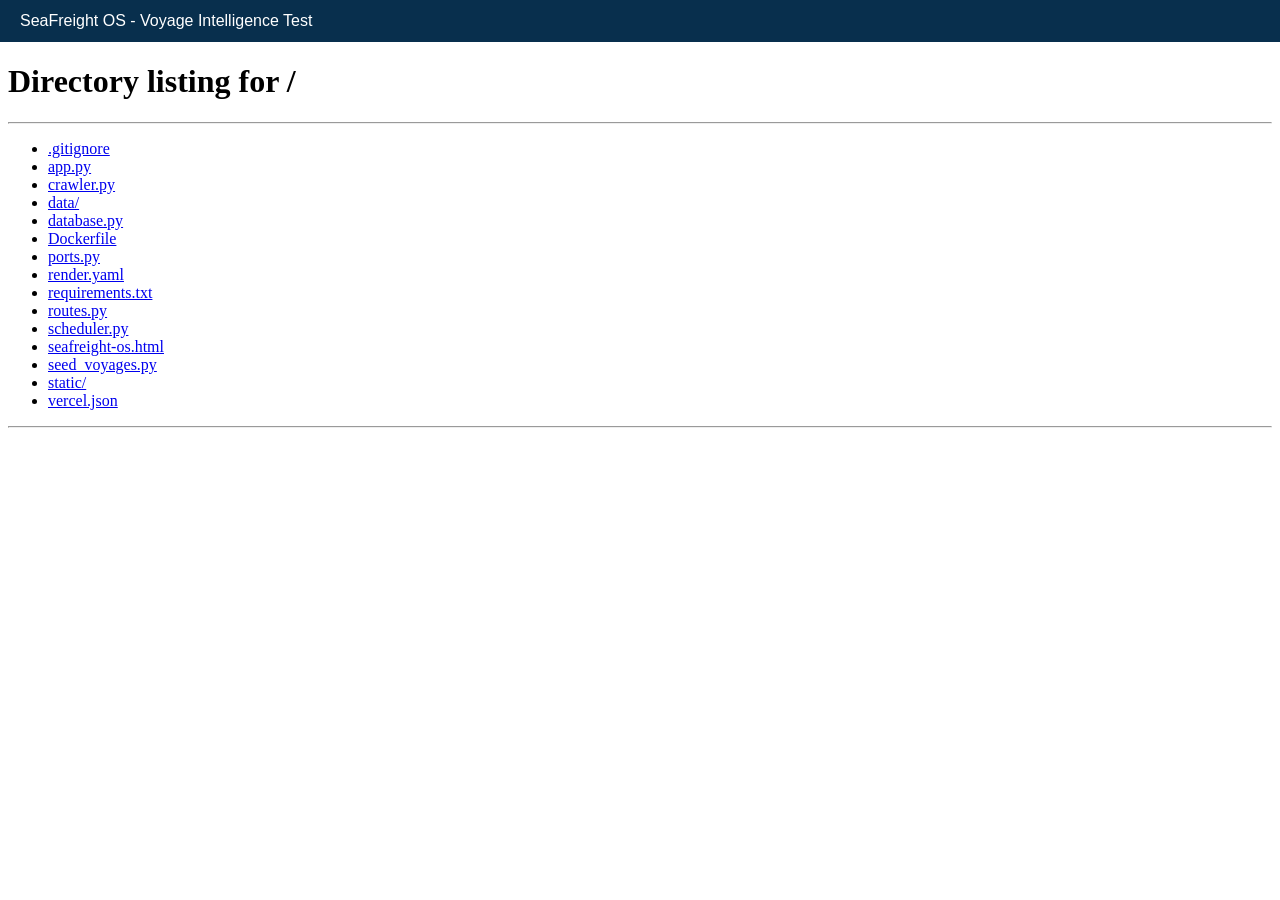
<file: static/_voyage_test.html>
<!DOCTYPE html>
<html>
<head>
<meta charset="UTF-8">
<title>Voyage Test</title>
<style>
body{margin:0;height:100vh;display:flex;flex-direction:column;font-family:Arial}
.top{background:#082F4D;color:#fff;padding:12px 20px;font-size:16px}
.content{flex:1;position:relative}
iframe{width:100%;height:100%;border:none;position:absolute;inset:0}
</style>
</head>
<body>
<div class=top>SeaFreight OS - Voyage Intelligence Test</div>
<div class=content>
<iframe src="/"></iframe>
</div>
</body>
</html>
</file>
